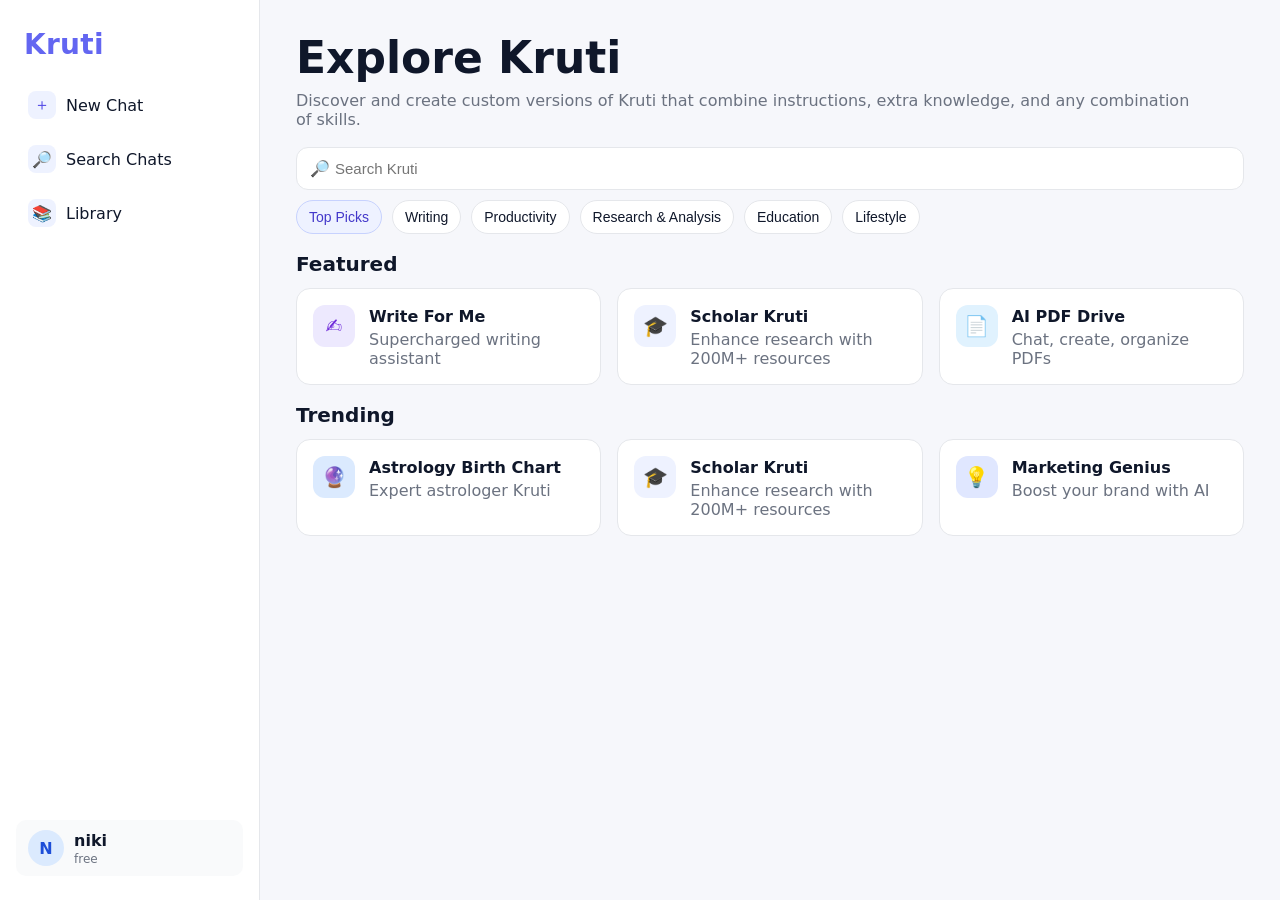
<file: kruti-ui/index.html>
<!DOCTYPE html>
<html lang="en">
<head>
  <meta charset="utf-8" />
  <meta name="viewport" content="width=device-width, initial-scale=1" />
  <title>Explore Kruti</title>
  <link rel="stylesheet" href="styles.css" />
</head>
<body>
  <div class="app">
    <aside class="sidebar">
      <div class="brand">Kruti</div>
      <nav class="nav">
        <a class="nav-item" href="#" aria-label="New Chat">
          <span class="icon">＋</span>
          <span class="label">New Chat</span>
        </a>
        <a class="nav-item" href="#" aria-label="Search Chats">
          <span class="icon">🔎</span>
          <span class="label">Search Chats</span>
        </a>
        <a class="nav-item" href="#" aria-label="Library">
          <span class="icon">📚</span>
          <span class="label">Library</span>
        </a>
      </nav>
      <div class="sidebar-spacer"></div>
      <div class="user">
        <div class="avatar" aria-hidden="true">N</div>
        <div class="user-meta">
          <div class="user-name">niki</div>
          <div class="user-plan">free</div>
        </div>
      </div>
    </aside>

    <main class="main">
      <header class="page-header">
        <h1>Explore Kruti</h1>
        <p class="subtitle">Discover and create custom versions of Kruti that combine instructions, extra knowledge, and any combination of skills.</p>
      </header>

      <div class="search-row">
        <div class="search">
          <span class="search-icon">🔎</span>
          <input id="searchInput" type="text" placeholder="Search Kruti" aria-label="Search Kruti" />
        </div>
      </div>

      <div class="chips" role="tablist" aria-label="Categories">
        <button class="chip active" data-filter="all" role="tab" aria-selected="true">Top Picks</button>
        <button class="chip" data-filter="Writing" role="tab">Writing</button>
        <button class="chip" data-filter="Productivity" role="tab">Productivity</button>
        <button class="chip" data-filter="Research & Analysis" role="tab">Research & Analysis</button>
        <button class="chip" data-filter="Education" role="tab">Education</button>
        <button class="chip" data-filter="Lifestyle" role="tab">Lifestyle</button>
      </div>

      <section class="section">
        <h2 class="section-title">Featured</h2>
        <div class="card-grid">
          <article class="card" data-tags="Writing, Productivity, Top Picks" data-title="Write For Me">
            <div class="card-icon" style="--icon-bg:#EDE9FE;--icon-fg:#6D28D9">✍️</div>
            <div class="card-body">
              <h3 class="card-title">Write For Me</h3>
              <p class="card-desc">Supercharged writing assistant</p>
            </div>
          </article>

          <article class="card" data-tags="Research & Analysis, Education, Top Picks" data-title="Scholar Kruti">
            <div class="card-icon" style="--icon-bg:#EEF2FF;--icon-fg:#4F46E5">🎓</div>
            <div class="card-body">
              <h3 class="card-title">Scholar Kruti</h3>
              <p class="card-desc">Enhance research with 200M+ resources</p>
            </div>
          </article>

          <article class="card" data-tags="Productivity, Top Picks" data-title="AI PDF Drive">
            <div class="card-icon" style="--icon-bg:#E0F2FE;--icon-fg:#0369A1">📄</div>
            <div class="card-body">
              <h3 class="card-title">AI PDF Drive</h3>
              <p class="card-desc">Chat, create, organize PDFs</p>
            </div>
          </article>
        </div>
      </section>

      <section class="section">
        <h2 class="section-title">Trending</h2>
        <div class="card-grid">
          <article class="card" data-tags="Lifestyle" data-title="Astrology Birth Chart">
            <div class="card-icon" style="--icon-bg:#DBEAFE;--icon-fg:#1D4ED8">🔮</div>
            <div class="card-body">
              <h3 class="card-title">Astrology Birth Chart</h3>
              <p class="card-desc">Expert astrologer Kruti</p>
            </div>
          </article>

          <article class="card" data-tags="Research & Analysis, Education" data-title="Scholar Kruti">
            <div class="card-icon" style="--icon-bg:#EEF2FF;--icon-fg:#4F46E5">🎓</div>
            <div class="card-body">
              <h3 class="card-title">Scholar Kruti</h3>
              <p class="card-desc">Enhance research with 200M+ resources</p>
            </div>
          </article>

          <article class="card" data-tags="Productivity, Writing" data-title="Marketing Genius">
            <div class="card-icon" style="--icon-bg:#E0E7FF;--icon-fg:#4338CA">💡</div>
            <div class="card-body">
              <h3 class="card-title">Marketing Genius</h3>
              <p class="card-desc">Boost your brand with AI</p>
            </div>
          </article>
        </div>
      </section>
    </main>
  </div>

  <script src="script.js"></script>
</body>
</html>
</file>
<file: kruti-ui/styles.css>
:root {
  --bg: #f6f7fb;
  --panel: #ffffff;
  --text: #0f172a;
  --muted: #6b7280;
  --border: #e5e7eb;
  --accent: #6366f1;
}

* {
  box-sizing: border-box;
}

html, body {
  height: 100%;
}

body {
  margin: 0;
  font-family: ui-sans-serif, system-ui, -apple-system, Segoe UI, Roboto, Ubuntu, Cantarell, Noto Sans, Arial, "Apple Color Emoji", "Segoe UI Emoji";
  color: var(--text);
  background: var(--bg);
}

.app {
  display: grid;
  grid-template-columns: 260px 1fr;
  min-height: 100vh;
}

/* Sidebar */
.sidebar {
  background: var(--panel);
  border-right: 1px solid var(--border);
  padding: 24px 16px;
  display: flex;
  flex-direction: column;
}

.brand {
  font-weight: 800;
  font-size: 28px;
  color: #6366f1;
  letter-spacing: 0.3px;
  margin: 4px 8px 20px 8px;
}

.nav {
  display: grid;
  gap: 6px;
}

.nav-item {
  display: flex;
  align-items: center;
  gap: 10px;
  padding: 10px 12px;
  border-radius: 10px;
  color: var(--text);
  text-decoration: none;
}

.nav-item:hover {
  background: #f3f4f6;
}

.nav-item .icon {
  width: 28px;
  height: 28px;
  border-radius: 8px;
  display: grid;
  place-items: center;
  background: #eef2ff;
  color: #4f46e5;
  font-size: 16px;
}

.sidebar-spacer { flex: 1; }

.user {
  display: flex;
  align-items: center;
  gap: 10px;
  padding: 10px 12px;
  border-radius: 10px;
  background: #f9fafb;
}

.avatar {
  width: 36px;
  height: 36px;
  border-radius: 50%;
  display: grid;
  place-items: center;
  background: #dbeafe;
  color: #1d4ed8;
  font-weight: 700;
}

.user-name { font-weight: 600; }
.user-plan { font-size: 12px; color: var(--muted); margin-top: 2px; }

/* Main */
.main {
  padding: 32px 36px 48px 36px;
}

.page-header h1 {
  margin: 0 0 8px 0;
  font-size: 44px;
}

.subtitle {
  margin: 0 0 18px 0;
  color: var(--muted);
  max-width: 900px;
}

/* Search */
.search-row {
  margin: 14px 0 10px;
}

.search {
  position: relative;
  display: flex;
  align-items: center;
}

.search-icon {
  position: absolute;
  left: 14px;
  color: #6b7280;
}

.search input {
  width: 100%;
  padding: 12px 14px 12px 38px;
  border: 1px solid var(--border);
  border-radius: 12px;
  background: var(--panel);
  font-size: 15px;
  outline: none;
}

.search input:focus {
  border-color: #c7d2fe;
  box-shadow: 0 0 0 4px rgba(99,102,241,0.15);
}

/* Chips */
.chips {
  display: flex;
  flex-wrap: wrap;
  gap: 10px;
  margin: 8px 0 16px 0;
}

.chip {
  border: 1px solid var(--border);
  background: var(--panel);
  color: var(--text);
  padding: 8px 12px;
  border-radius: 999px;
  cursor: pointer;
  font-size: 14px;
}

.chip:hover { background: #f9fafb; }
.chip.active {
  background: #eef2ff;
  border-color: #c7d2fe;
  color: #4338ca;
}

/* Sections & cards */
.section { margin-top: 18px; }
.section-title {
  font-size: 20px;
  margin: 18px 0 12px 0;
}

.card-grid {
  display: grid;
  grid-template-columns: repeat(3, minmax(0, 1fr));
  gap: 16px;
}

.card {
  display: flex;
  gap: 14px;
  align-items: flex-start;
  background: var(--panel);
  border: 1px solid var(--border);
  border-radius: 14px;
  padding: 16px;
  transition: box-shadow 120ms ease, transform 120ms ease;
}

.card:hover {
  transform: translateY(-1px);
  box-shadow: 0 8px 24px rgba(15, 23, 42, 0.06);
}

.card-icon {
  flex: 0 0 auto;
  width: 42px;
  height: 42px;
  border-radius: 12px;
  display: grid;
  place-items: center;
  background: var(--icon-bg, #eef2ff);
  color: var(--icon-fg, #4f46e5);
  font-size: 20px;
}

.card-title { margin: 2px 0 4px 0; font-size: 16px; }
.card-desc { margin: 0; color: var(--muted); }

/* Responsive */
@media (max-width: 1100px) {
  .card-grid { grid-template-columns: repeat(2, minmax(0, 1fr)); }
}

@media (max-width: 860px) {
  .app { grid-template-columns: 1fr; }
  .sidebar { position: sticky; top: 0; z-index: 10; border-right: none; border-bottom: 1px solid var(--border); }
  .brand { margin-bottom: 8px; }
}

@media (max-width: 640px) {
  .page-header h1 { font-size: 32px; }
  .card-grid { grid-template-columns: 1fr; }
}
</file>
